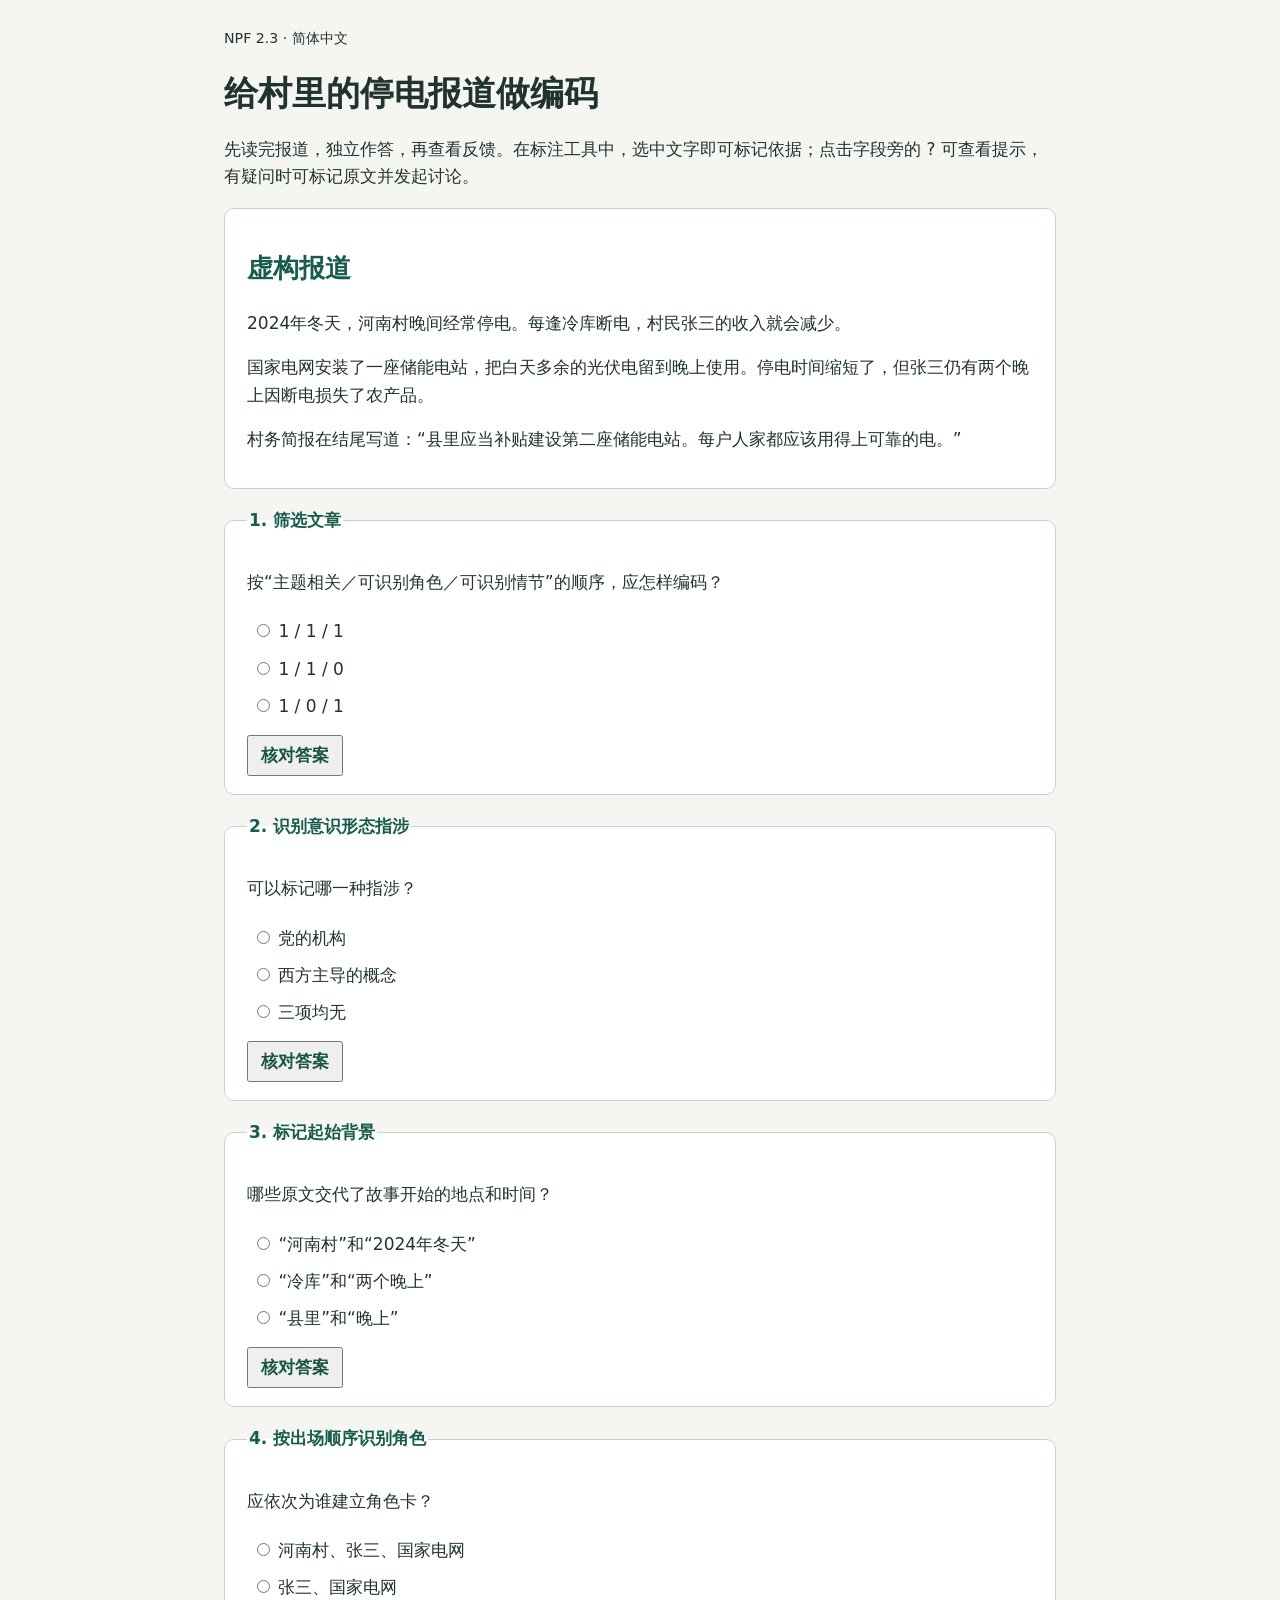
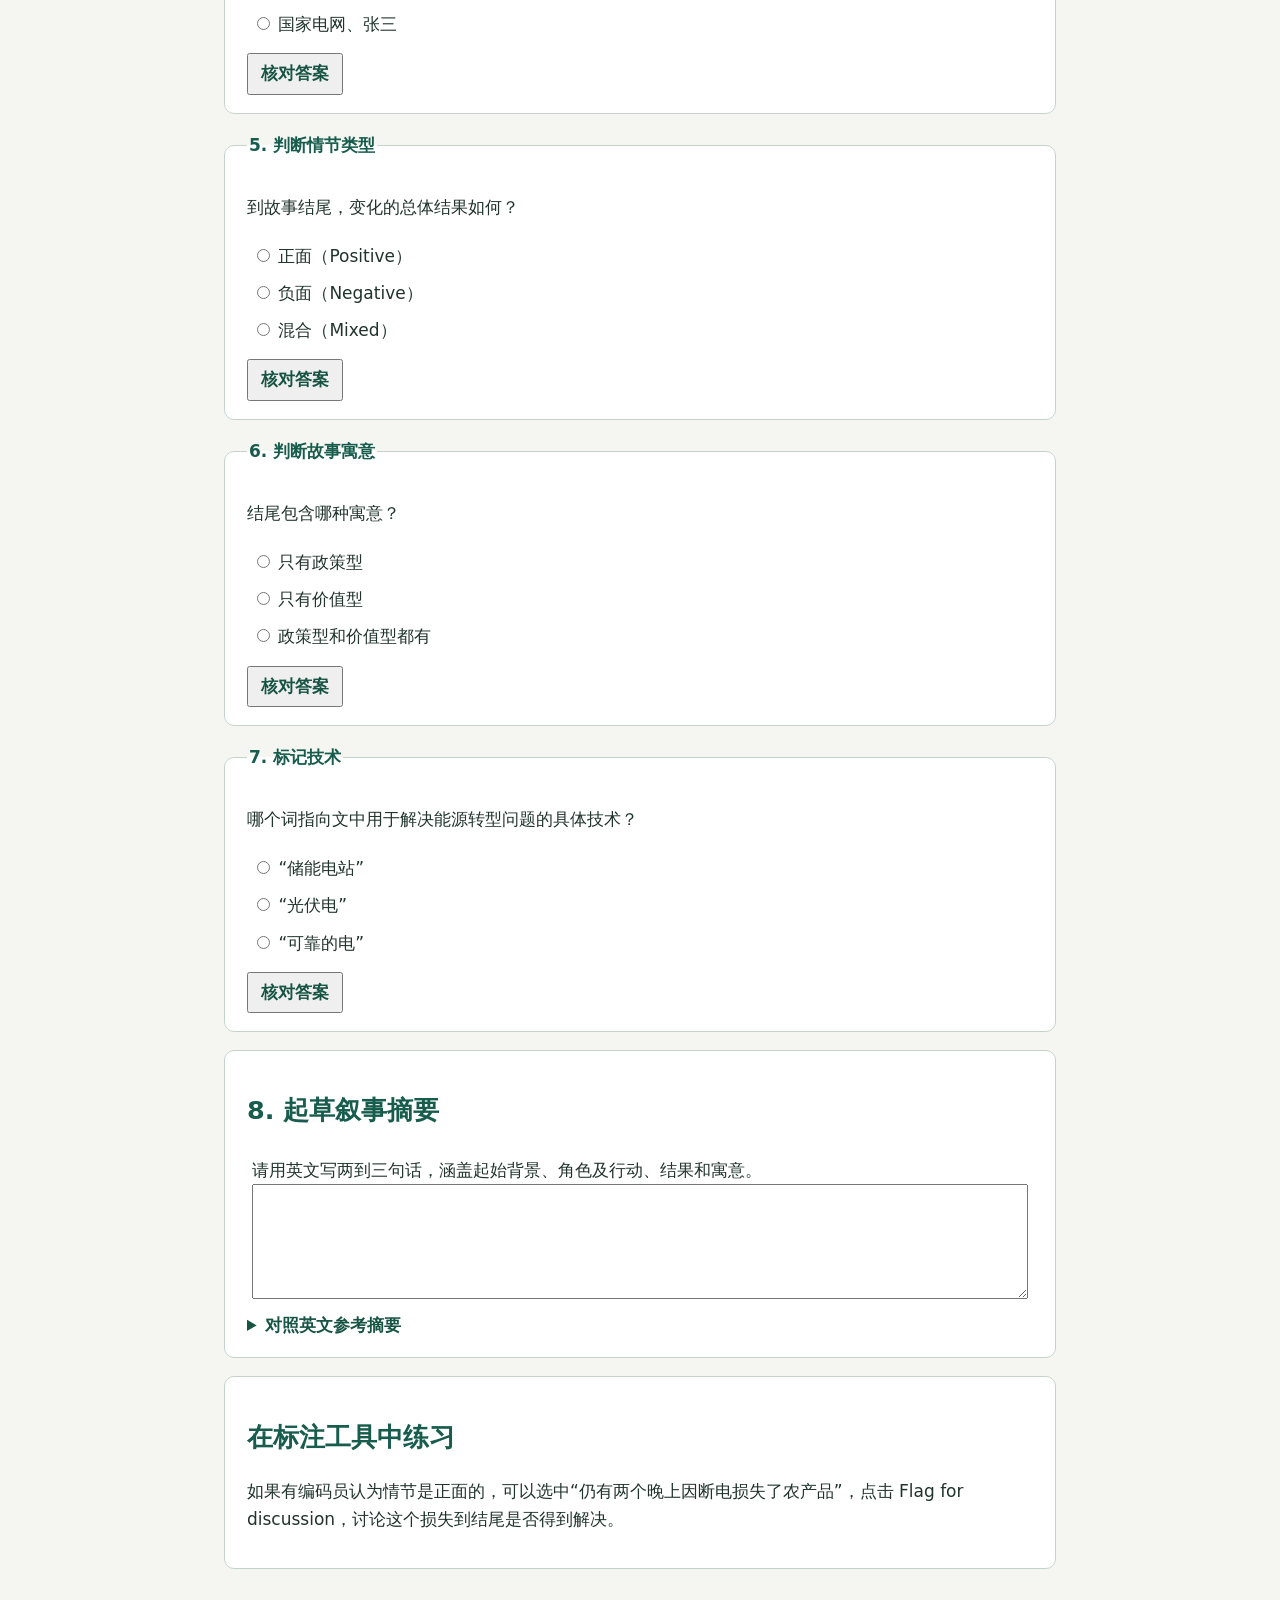
<file: tutorial-cn.html>
<!doctype html><html lang="zh-CN"><meta charset="utf-8"><meta name="viewport" content="width=device-width, initial-scale=1"><title>给村里的停电报道做编码 · NPF 2.3</title><style>*{box-sizing:border-box}body{font:17px/1.6 system-ui,sans-serif;margin:0;color:#20332d;background:#f5f6f2}main{max-width:880px;margin:auto;padding:24px}h1{line-height:1.15}article,fieldset,section{background:white;border:1px solid #c5d4cb;border-radius:10px;padding:18px 22px;margin:18px 0}legend,h2{font-weight:700;color:#175c4c}label{display:block;padding:5px}button,summary{cursor:pointer;color:#165343;font:inherit;font-weight:600}button{padding:5px 12px;margin-top:10px}textarea{width:100%;font:inherit}[role=status]:empty{display:none}</style><main><small>NPF 2.3 · 简体中文</small><h1>给村里的停电报道做编码</h1><p>先读完报道，独立作答，再查看反馈。在标注工具中，选中文字即可标记依据；点击字段旁的 ? 可查看提示，有疑问时可标记原文并发起讨论。</p><article><h2>虚构报道</h2><p>2024年冬天，河南村晚间经常停电。每逢冷库断电，村民张三的收入就会减少。</p><p>国家电网安装了一座储能电站，把白天多余的光伏电留到晚上使用。停电时间缩短了，但张三仍有两个晚上因断电损失了农产品。</p><p>村务简报在结尾写道：“县里应当补贴建设第二座储能电站。每户人家都应该用得上可靠的电。”</p></article><form data-key="0"><fieldset><legend>1. 筛选文章</legend><p>按“主题相关／可识别角色／可识别情节”的顺序，应怎样编码？</p><label><input type="radio" name="q0" value="0"> 1 / 1 / 1</label><label><input type="radio" name="q0" value="1"> 1 / 1 / 0</label><label><input type="radio" name="q0" value="2"> 1 / 0 / 1</label><button>核对答案</button><p role="status"></p><p class="why" hidden>国家电网参与了中国能源转型中的具体行动。安装储能设施后，停电时间发生变化，所以角色和情节都存在。三项筛选都作答后，再从头读一遍。</p></fieldset></form><form data-key="2"><fieldset><legend>2. 识别意识形态指涉</legend><p>可以标记哪一种指涉？</p><label><input type="radio" name="q1" value="0"> 党的机构</label><label><input type="radio" name="q1" value="1"> 西方主导的概念</label><label><input type="radio" name="q1" value="2"> 三项均无</label><button>核对答案</button><p role="status"></p><p class="why" hidden>习近平、党和西方指涉均记 0。国家电网在文中是企业，简报也没有转述习近平的话。对西方指涉的批评态度记为不适用（−1）。</p></fieldset></form><form data-key="0"><fieldset><legend>3. 标记起始背景</legend><p>哪些原文交代了故事开始的地点和时间？</p><label><input type="radio" name="q2" value="0"> “河南村”和“2024年冬天”</label><label><input type="radio" name="q2" value="1"> “冷库”和“两个晚上”</label><label><input type="radio" name="q2" value="2"> “县里”和“晚上”</label><button>核对答案</button><p role="status"></p><p class="why" hidden>首句交代了起始背景。“两个晚上”说明后来发生损失的时长。</p></fieldset></form><form data-key="1"><fieldset><legend>4. 按出场顺序识别角色</legend><p>应依次为谁建立角色卡？</p><label><input type="radio" name="q3" value="0"> 河南村、张三、国家电网</label><label><input type="radio" name="q3" value="1"> 张三、国家电网</label><label><input type="radio" name="q3" value="2"> 国家电网、张三</label><button>核对答案</button><p role="status"></p><p class="why" hidden>“河南村”是地点。张三是受害者，属公民层级；国家电网安装储能设施，是英雄，属领域层级。两者在本文中均为中国角色。将张三与收入和农产品损失关联，将国家电网与安装储能电站关联。英文角色名可填 Zhang San 和 State Grid。</p></fieldset></form><form data-key="2"><fieldset><legend>5. 判断情节类型</legend><p>到故事结尾，变化的总体结果如何？</p><label><input type="radio" name="q4" value="0"> 正面（Positive）</label><label><input type="radio" name="q4" value="1"> 负面（Negative）</label><label><input type="radio" name="q4" value="2"> 混合（Mixed）</label><button>核对答案</button><p role="status"></p><p class="why" hidden>“停电时间缩短了”是改善，但张三仍然“损失了农产品”。标记这两处，选混合（3）。第二座电站还只是建议。</p></fieldset></form><form data-key="2"><fieldset><legend>6. 判断故事寓意</legend><p>结尾包含哪种寓意？</p><label><input type="radio" name="q5" value="0"> 只有政策型</label><label><input type="radio" name="q5" value="1"> 只有价值型</label><label><input type="radio" name="q5" value="2"> 政策型和价值型都有</label><button>核对答案</button><p role="status"></p><p class="why" hidden>“应当补贴建设第二座储能电站”提出政策措施。“每户人家都应该用得上可靠的电”表达价值判断。分别标记这两句话，寓意存在、政策型和价值型均记 1。</p></fieldset></form><form data-key="0"><fieldset><legend>7. 标记技术</legend><p>哪个词指向文中用于解决能源转型问题的具体技术？</p><label><input type="radio" name="q6" value="0"> “储能电站”</label><label><input type="radio" name="q6" value="1"> “光伏电”</label><label><input type="radio" name="q6" value="2"> “可靠的电”</label><button>核对答案</button><p role="status"></p><p class="why" hidden>储能电站把白天多余的电留到晚上使用。标记相关的“储能电站”，技术指涉记 1。</p></fieldset></form><section><h2>8. 起草叙事摘要</h2><label>请用英文写两到三句话，涵盖起始背景、角色及行动、结果和寓意。<textarea rows="4" aria-label="你的英文摘要"></textarea></label><details><summary>对照英文参考摘要</summary><p>In Henan Village in the winter of 2024, Zhang San lost income during power cuts. State Grid installed battery storage and shortened the cuts, but Zhang San still lost produce. The bulletin calls for a subsidy for a second station and reliable electricity for every household.</p></details></section><section><h2>在标注工具中练习</h2><p>如果有编码员认为情节是正面的，可以选中“仍有两个晚上因断电损失了农产品”，点击 Flag for discussion，讨论这个损失到结尾是否得到解决。</p></section></main><script>
document.querySelectorAll('form').forEach(form => {
 const feedback=form.querySelector('[role=status]'), why=form.querySelector('.why');
 form.onchange=()=>{feedback.textContent='';why.hidden=true;};
 form.onsubmit=event=>{event.preventDefault();const choice=form.querySelector(':checked');feedback.textContent=!choice?'请先选择一个答案。':choice.value===form.dataset.key?'答对了。':'再试一次。';why.hidden=!choice;};
});
</script></html>
</file>
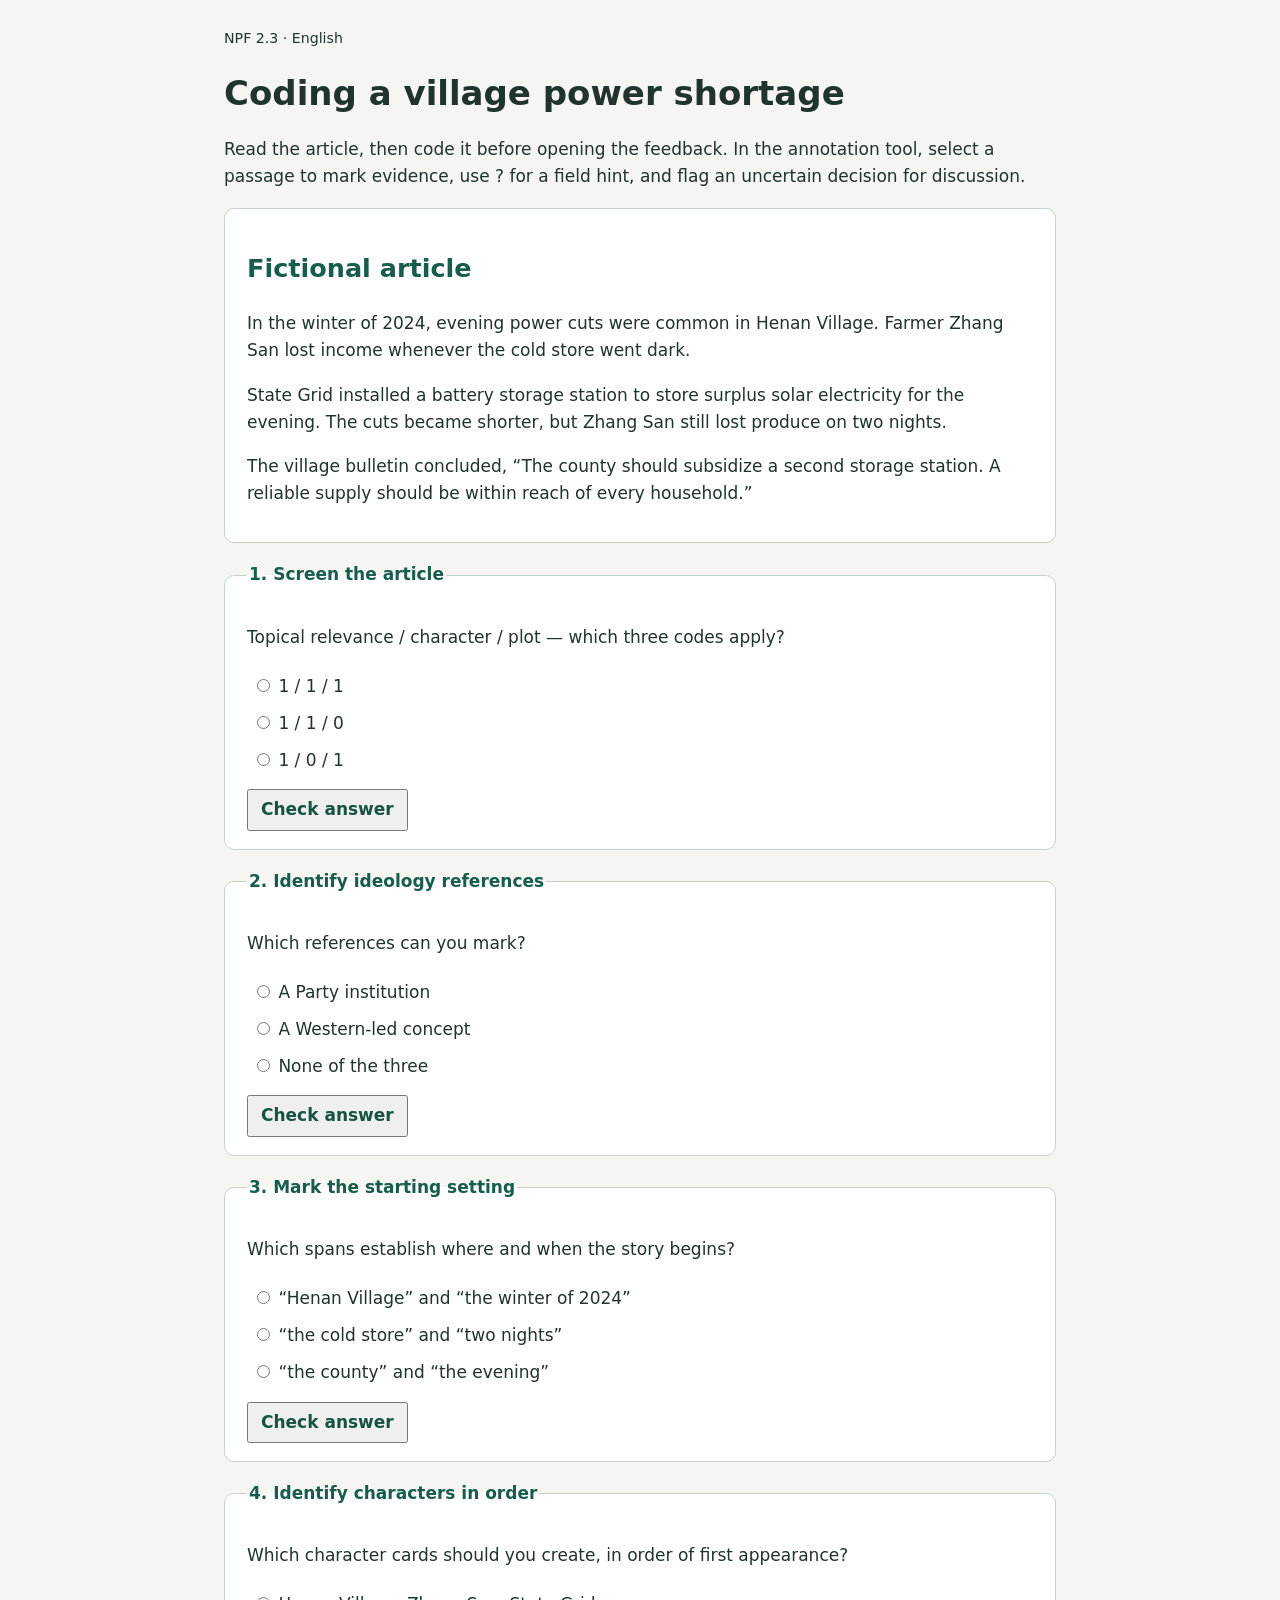
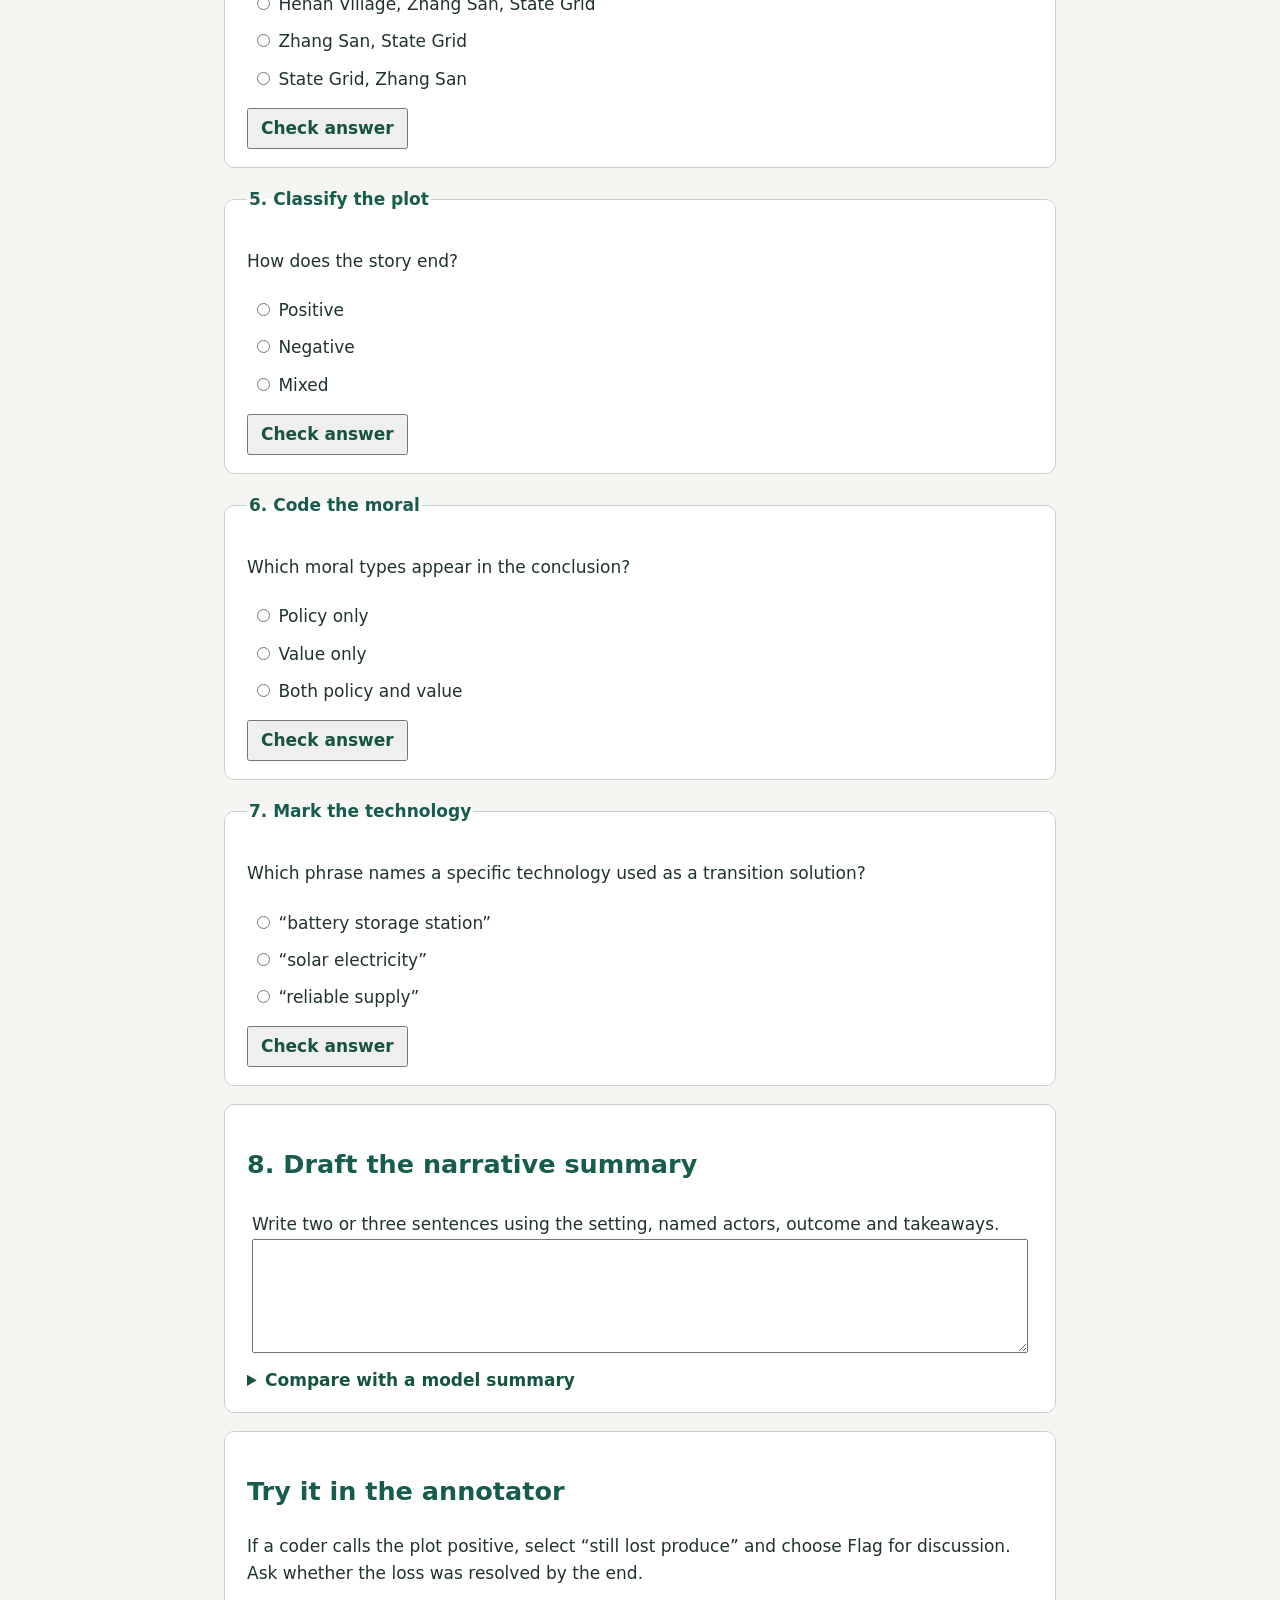
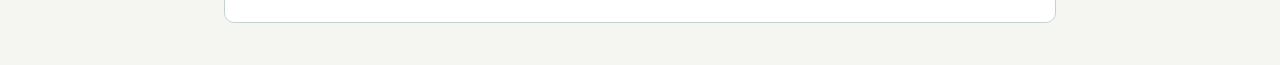
<file: tutorial-en.html>
<!doctype html><html lang="en"><meta charset="utf-8"><meta name="viewport" content="width=device-width, initial-scale=1"><title>Coding a village power shortage · NPF 2.3</title><style>*{box-sizing:border-box}body{font:17px/1.6 system-ui,sans-serif;margin:0;color:#20332d;background:#f5f6f2}main{max-width:880px;margin:auto;padding:24px}h1{line-height:1.15}article,fieldset,section{background:white;border:1px solid #c5d4cb;border-radius:10px;padding:18px 22px;margin:18px 0}legend,h2{font-weight:700;color:#175c4c}label{display:block;padding:5px}button,summary{cursor:pointer;color:#165343;font:inherit;font-weight:600}button{padding:5px 12px;margin-top:10px}textarea{width:100%;font:inherit}[role=status]:empty{display:none}</style><main><small>NPF 2.3 · English</small><h1>Coding a village power shortage</h1><p>Read the article, then code it before opening the feedback. In the annotation tool, select a passage to mark evidence, use ? for a field hint, and flag an uncertain decision for discussion.</p><article><h2>Fictional article</h2><p>In the winter of 2024, evening power cuts were common in Henan Village. Farmer Zhang San lost income whenever the cold store went dark.</p><p>State Grid installed a battery storage station to store surplus solar electricity for the evening. The cuts became shorter, but Zhang San still lost produce on two nights.</p><p>The village bulletin concluded, “The county should subsidize a second storage station. A reliable supply should be within reach of every household.”</p></article><form data-key="0"><fieldset><legend>1. Screen the article</legend><p>Topical relevance / character / plot — which three codes apply?</p><label><input type="radio" name="q0" value="0"> 1 / 1 / 1</label><label><input type="radio" name="q0" value="1"> 1 / 1 / 0</label><label><input type="radio" name="q0" value="2"> 1 / 0 / 1</label><button>Check answer</button><p role="status"></p><p class="why" hidden>State Grid acts in a Chinese energy transition story. Installing storage changes the duration of outages, so both character and plot are present. In the tool, answer all three screening questions and reread the article.</p></fieldset></form><form data-key="2"><fieldset><legend>2. Identify ideology references</legend><p>Which references can you mark?</p><label><input type="radio" name="q1" value="0"> A Party institution</label><label><input type="radio" name="q1" value="1"> A Western-led concept</label><label><input type="radio" name="q1" value="2"> None of the three</label><button>Check answer</button><p role="status"></p><p class="why" hidden>Code Xi Jinping, Party and Western references 0. State Grid appears as a company, and the bulletin attributes no statement to Xi. Western critical positioning is inapplicable (−1).</p></fieldset></form><form data-key="0"><fieldset><legend>3. Mark the starting setting</legend><p>Which spans establish where and when the story begins?</p><label><input type="radio" name="q2" value="0"> “Henan Village” and “the winter of 2024”</label><label><input type="radio" name="q2" value="1"> “the cold store” and “two nights”</label><label><input type="radio" name="q2" value="2"> “the county” and “the evening”</label><button>Check answer</button><p role="status"></p><p class="why" hidden>The first sentence establishes the baseline. “Two nights” measures a later loss.</p></fieldset></form><form data-key="1"><fieldset><legend>4. Identify characters in order</legend><p>Which character cards should you create, in order of first appearance?</p><label><input type="radio" name="q3" value="0"> Henan Village, Zhang San, State Grid</label><label><input type="radio" name="q3" value="1"> Zhang San, State Grid</label><label><input type="radio" name="q3" value="2"> State Grid, Zhang San</label><button>Check answer</button><p role="status"></p><p class="why" hidden>Henan Village is the location. Mark Zhang San (citizen, victim) and State Grid (domain, hero). Both are PRC-Chinese here. Link Zhang San to lost income and produce, and State Grid to installing storage. Two characters have clear roles.</p></fieldset></form><form data-key="2"><fieldset><legend>5. Classify the plot</legend><p>How does the story end?</p><label><input type="radio" name="q4" value="0"> Positive</label><label><input type="radio" name="q4" value="1"> Negative</label><label><input type="radio" name="q4" value="2"> Mixed</label><button>Check answer</button><p role="status"></p><p class="why" hidden>“The cuts became shorter” is a gain, but Zhang San “still lost produce.” Mark those passages and choose Mixed (3). The proposed second station has yet to solve the problem.</p></fieldset></form><form data-key="2"><fieldset><legend>6. Code the moral</legend><p>Which moral types appear in the conclusion?</p><label><input type="radio" name="q5" value="0"> Policy only</label><label><input type="radio" name="q5" value="1"> Value only</label><label><input type="radio" name="q5" value="2"> Both policy and value</label><button>Check answer</button><p role="status"></p><p class="why" hidden>The subsidy is a policy recommendation. Reliable supply for every household expresses a value. Mark the two sentences separately and code moral present, policy and value all 1.</p></fieldset></form><form data-key="0"><fieldset><legend>7. Mark the technology</legend><p>Which phrase names a specific technology used as a transition solution?</p><label><input type="radio" name="q6" value="0"> “battery storage station”</label><label><input type="radio" name="q6" value="1"> “solar electricity”</label><label><input type="radio" name="q6" value="2"> “reliable supply”</label><button>Check answer</button><p role="status"></p><p class="why" hidden>The battery storage station moves surplus solar electricity into the evening. Mark it and code technology 1.</p></fieldset></form><section><h2>8. Draft the narrative summary</h2><label>Write two or three sentences using the setting, named actors, outcome and takeaways.<textarea rows="4" aria-label="Your summary"></textarea></label><details><summary>Compare with a model summary</summary><p>In Henan Village in the winter of 2024, Zhang San lost income during power cuts. State Grid installed battery storage and shortened the cuts, but Zhang San still lost produce. The bulletin calls for a subsidy for a second station and reliable electricity for every household.</p></details></section><section><h2>Try it in the annotator</h2><p>If a coder calls the plot positive, select “still lost produce” and choose Flag for discussion. Ask whether the loss was resolved by the end.</p></section></main><script>
document.querySelectorAll('form').forEach(form => {
 const feedback=form.querySelector('[role=status]'), why=form.querySelector('.why');
 form.onchange=()=>{feedback.textContent='';why.hidden=true;};
 form.onsubmit=event=>{event.preventDefault();const choice=form.querySelector(':checked');feedback.textContent=!choice?'Choose an answer first.':choice.value===form.dataset.key?'Correct.':'Try again.';why.hidden=!choice;};
});
</script></html>
</file>
